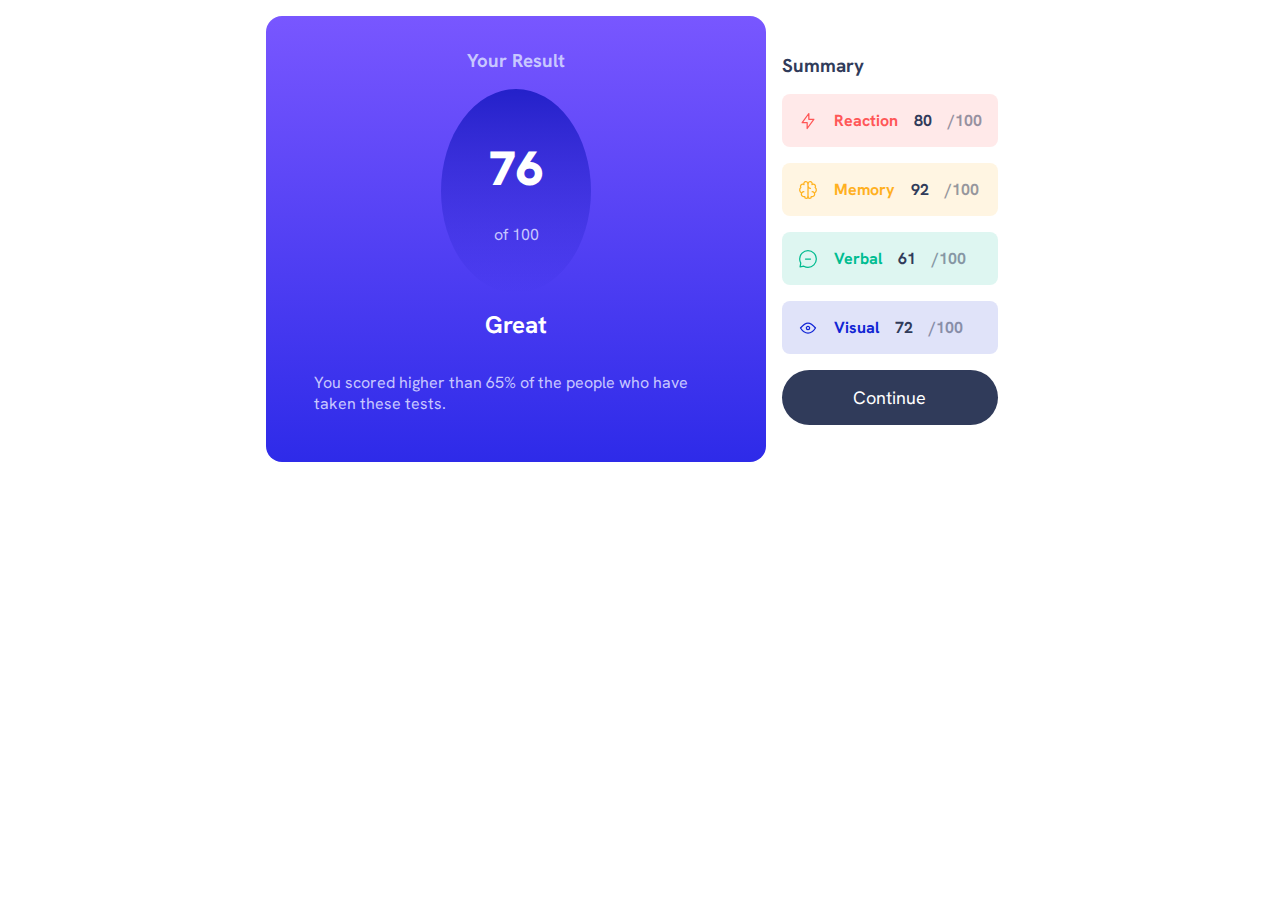
<file: proyecto1/index.html>
<!DOCTYPE html>
<html lang="en">
<head>
    <meta charset="UTF-8">
    <meta name="viewport" content="width=device-width, initial-scale=1.0">
    <title>Frontend Mentor |Results summary component</title>
    <!--sigue icono de la ventana o pagina-->
    <link rel="icon" type="image/png" sizes="32x32" href="./src/assets/images/favicon-32x32.png"/>
    <link rel="stylesheet" href="./src/styles.css">
</head>
<body>
    <div class="container">
        <div class="result">
            <h3>Your Result</h3>
            <div class="rate">
                <span>76</span>
                <span>of 100</span>
            </div>
            <h2>Great</h2>
            <p>You scored higher than 65% of the people who have taken these tests.</p>
        </div>

        <div class="summary">
            <h3>Summary</h3>
            <div>
                <svg xmlns="http://www.w3.org/2000/svg" width="20" height="20" fill="none" viewBox="0 0 20 20"><path stroke="#F55" stroke-linecap="round" stroke-linejoin="round" stroke-width="1.25" d="M10.833 8.333V2.5l-6.666 9.167h5V17.5l6.666-9.167h-5Z"/></svg>
                <span>Reaction</span>
                <span>80</span>
                <span class="sobre">/100</span>
            </div>
            <div>
                <svg xmlns="http://www.w3.org/2000/svg" width="20" height="20" fill="none" viewBox="0 0 20 20"><path stroke="#FFB21E" stroke-linecap="round" stroke-linejoin="round" stroke-width="1.25" d="M5.833 11.667a2.5 2.5 0 1 0 .834 4.858"/><path stroke="#FFB21E" stroke-linecap="round" stroke-linejoin="round" stroke-width="1.25" d="M3.553 13.004a3.333 3.333 0 0 1-.728-5.53m.025-.067a2.083 2.083 0 0 1 2.983-2.824m.199.054A2.083 2.083 0 1 1 10 3.75v12.917a1.667 1.667 0 0 1-3.333 0M10 5.833a2.5 2.5 0 0 0 2.5 2.5m1.667 3.334a2.5 2.5 0 1 1-.834 4.858"/><path stroke="#FFB21E" stroke-linecap="round" stroke-linejoin="round" stroke-width="1.25" d="M16.447 13.004a3.334 3.334 0 0 0 .728-5.53m-.025-.067a2.083 2.083 0 0 0-2.983-2.824M10 3.75a2.085 2.085 0 0 1 2.538-2.033 2.084 2.084 0 0 1 1.43 2.92m-.635 12.03a1.667 1.667 0 0 1-3.333 0"/></svg>
                <span>Memory</span>
                <span>92</span>
                <span class="sobre">/100</span>
            </div>
            <div>
                <svg xmlns="http://www.w3.org/2000/svg" width="20" height="20" fill="none" viewBox="0 0 20 20"><path stroke="#00BB8F" stroke-linecap="round" stroke-linejoin="round" stroke-width="1.25" d="M7.5 10h5M10 18.333A8.333 8.333 0 1 0 1.667 10c0 1.518.406 2.942 1.115 4.167l-.699 3.75 3.75-.699A8.295 8.295 0 0 0 10 18.333Z"/></svg>
                <span>Verbal</span>
                <span>61</span>
                <span class="sobre">/100</span>
            </div>
            <div>
                <svg xmlns="http://www.w3.org/2000/svg" width="20" height="20" fill="none" viewBox="0 0 20 20"><path stroke="#1125D6" stroke-linecap="round" stroke-linejoin="round" stroke-width="1.25" d="M10 11.667a1.667 1.667 0 1 0 0-3.334 1.667 1.667 0 0 0 0 3.334Z"/><path stroke="#1125D6" stroke-linecap="round" stroke-linejoin="round" stroke-width="1.25" d="M17.5 10c-1.574 2.492-4.402 5-7.5 5s-5.926-2.508-7.5-5C4.416 7.632 6.66 5 10 5s5.584 2.632 7.5 5Z"/></svg>
                <span>Visual</span>
                <span>72</span>
                <span class="sobre">/100</span>
            </div>
            <button class="btn">
                <span>Continue</span>
            </button>
        </div>
    </div>
</body>
</html>
</file>
<file: proyecto1/src/styles.css>
@import url('https://fonts.googleapis.com/css2?family=Hanken+Grotesk:wght@500;700;800&display=swap');
/*citar fuente: font-family: 'Hanken Grotesk', sans-serif;*/

:root{
/*Colors*/
/*Primary*/
    --Lightred: hsl(0, 100%, 67%);
    --LightredT: hsla(0, 100%, 67%,0.13);
    --Orangeyyellow: hsl(39, 100%, 56%);
    --OrangeyyellowT: hsla(39, 100%, 56%,0.13);
    --Greenteal: hsl(166, 100%, 37%);
    --GreentealT: hsla(166, 100%, 37%,0.13);
    --Cobaltblue: hsl(234, 85%, 45%);
    --CobaltblueT: hsla(234, 85%, 45%,0.13);
/*Gradients*/
    --Lightslateblue /*(background)*/: hsl(252, 100%, 67%);
    --Lightroyalblue /*(background)*/: hsl(241, 81%, 54%);
    --Violetblue/*(circle)*/: hsla(256, 72%, 46%, 1);
    --Persianblue/*(circle)*/: hsla(241, 72%, 46%, 1);
    --Persianblue2/*(circle)*/: hsla(241, 72%, 46%, 0);
/*Neutral*/
    --White: hsl(0, 0%, 100%);
    --Paleblue: hsl(221, 100%, 96%);
    --Lightlavender: hsl(241, 100%, 89%);
    --Darkgrayblue: hsl(224, 30%, 27%);
}


* {
    margin: 0;
    padding: 0;
    box-sizing: border-box;
    font-family: 'Hanken Grotesk', sans-serif;    
}

body{
    max-width: 350px;
    max-height: 720px;
}
.container{
    max-width: 100%;
    max-height: 100%;
    min-width: 100%;
    min-height: 100%;
    display: flex;
    flex-direction: column;
    justify-content: center;
    align-items: center;      
}

.result{
    width:100%;
    max-height: 50%;
    color: var(--White);
    padding: 2rem;
    display: flex;
    flex-direction: column;
    justify-content: center;
    align-items: center;
    gap: 1rem;
    background: linear-gradient(var(--Lightslateblue),var(--Lightroyalblue));
    border-bottom-left-radius: 2rem;
    border-bottom-right-radius: 2rem;
}

.result h3{
    color: var(--Lightlavender);
}

.rate{
    padding: 3rem;
    background: linear-gradient(var(--Persianblue),var(--Persianblue2));
    border-radius: 100%;
    display: flex;
    flex-direction: column;
    justify-content: center;
    align-items: center;
    gap: 1.5rem;
}

.rate span:nth-child(1){
    font-weight: 900;
    font-size: 3rem;
}

.rate span:nth-child(2){
    color: var(--Lightlavender);
}

.result p{
    padding: 1rem;
    color: var(--Lightlavender);
}

.summary{
    max-width: 100%;
    max-height: 50%;
    padding: 1rem;
    display: flex;
    flex-direction: column;
    gap: 1rem;
}

.summary h3{
    color: var(--Darkgrayblue);
}

.summary div{
    padding: 1rem;
    font-weight: 700;
    display: flex;
    align-items: center;
    gap: 1rem;
    border-radius: 0.5rem;

}

.summary > div:nth-child(2){
    justify-content: start;
    color: var(--Lightred);
    background-color: var(--LightredT);
}
.summary > div:nth-child(3){
    justify-content: start;
    color: var(--Orangeyyellow);
    background-color: var(--OrangeyyellowT);

}
.summary > div:nth-child(4){
    justify-content: start;
    color: var(--Greenteal);
    background-color: var(--GreentealT);

}
.summary > div:nth-child(5){
    justify-content: start;
    color: var(--Cobaltblue);
    background-color: var(--CobaltblueT);

}

.sobre {
    opacity: 0.5;
}

.summary  span:nth-child(3){
    color: var(--Darkgrayblue);
}

.summary  span:nth-child(4){
    color: var(--Darkgrayblue);
    opacity: 0.5;
}

.btn{
    font-size: large;
    color: var(--White);
    border: none;
    border-radius: 2rem;
    padding: 1rem;
    background-color: var(--Darkgrayblue);
    align-items: center;
    justify-content: center;
}

.btn:hover{
    border: 1rem;
    border-color: var(--Darkgrayblue);
    color: var(--Darkgrayblue);
    background-color: var(--White);
}

@media (min-width: 750px) {
    body{
        max-width: 1440px;
        justify-content: center;
        align-items: center;
    }
    .container{
        padding: 1rem;
        max-width: 750px;
        display: flex;
        flex-direction: row;
        align-items: center;
        justify-content: center;
        border-radius: 1rem;
    }

    .result{
        max-width: 40%;
        border-radius: 1rem;
    }
    .summary{
        max-width: 60%;
    }
}
</file>
